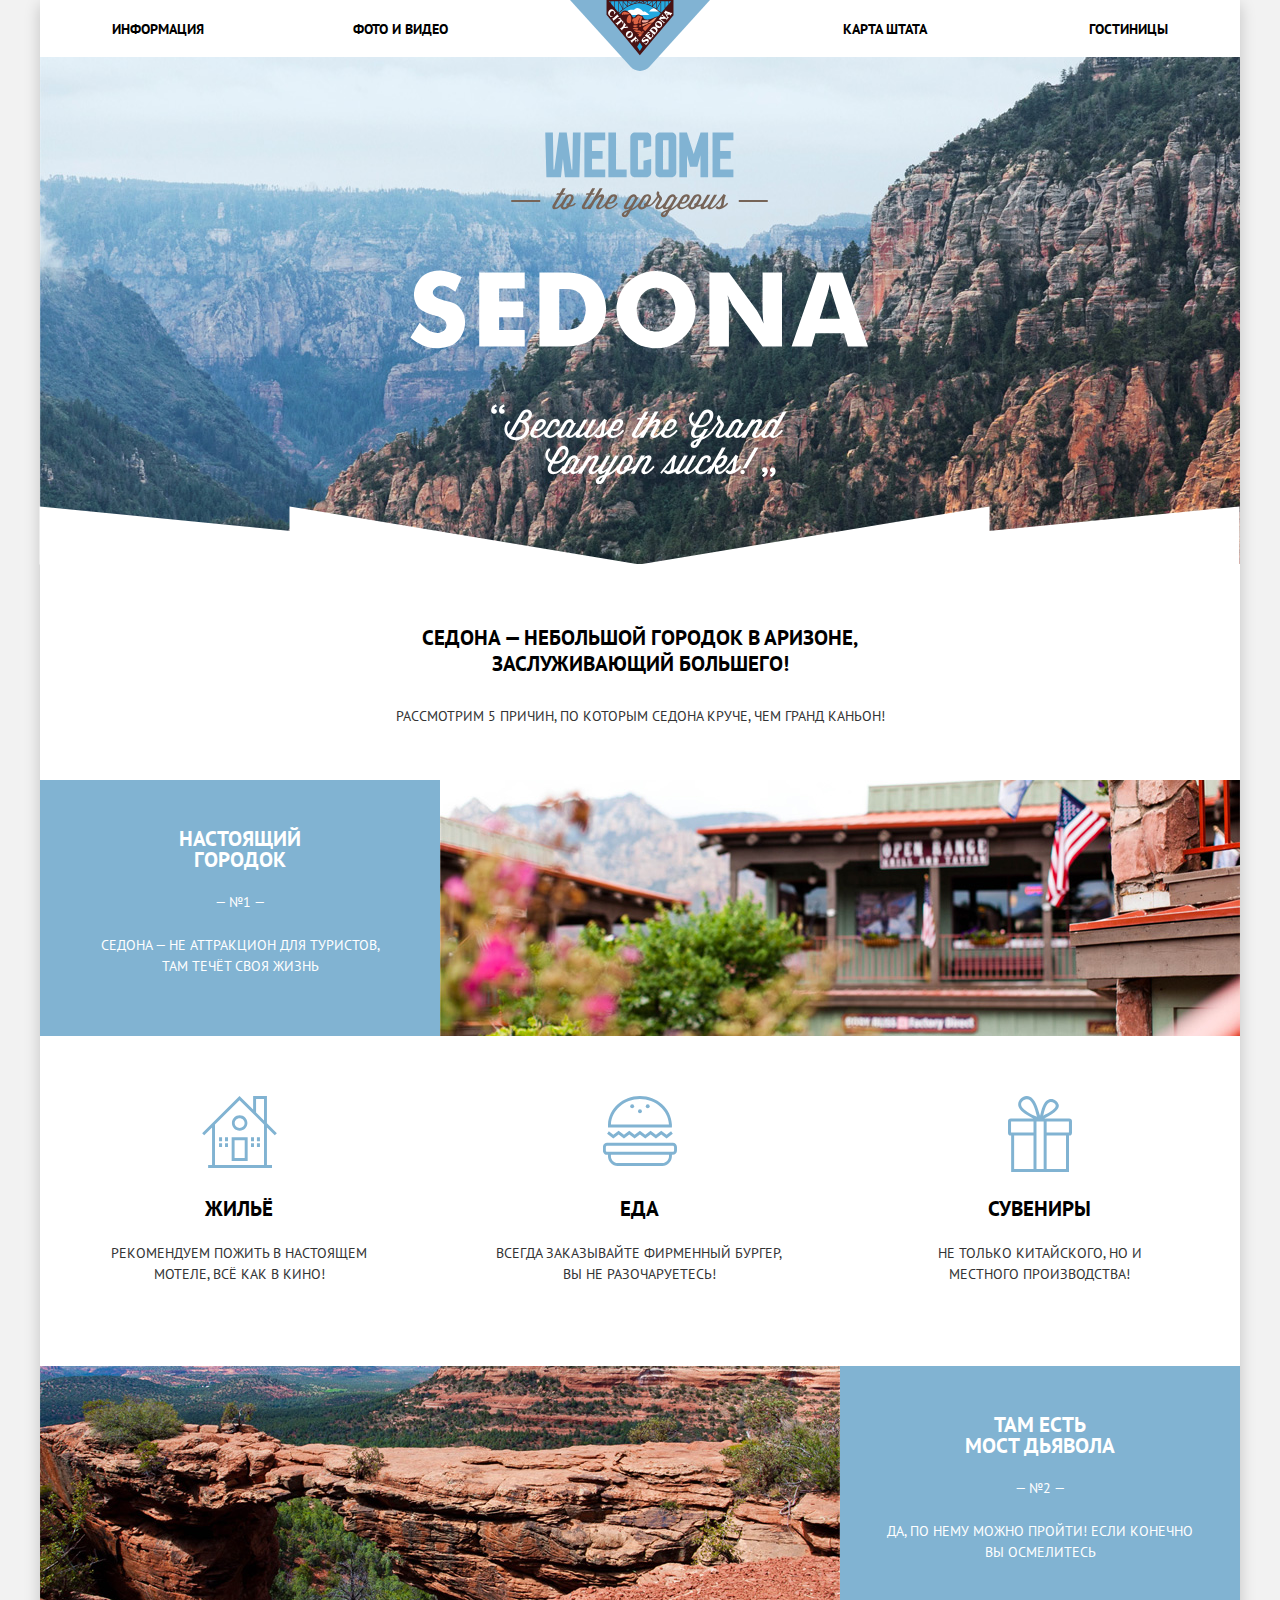
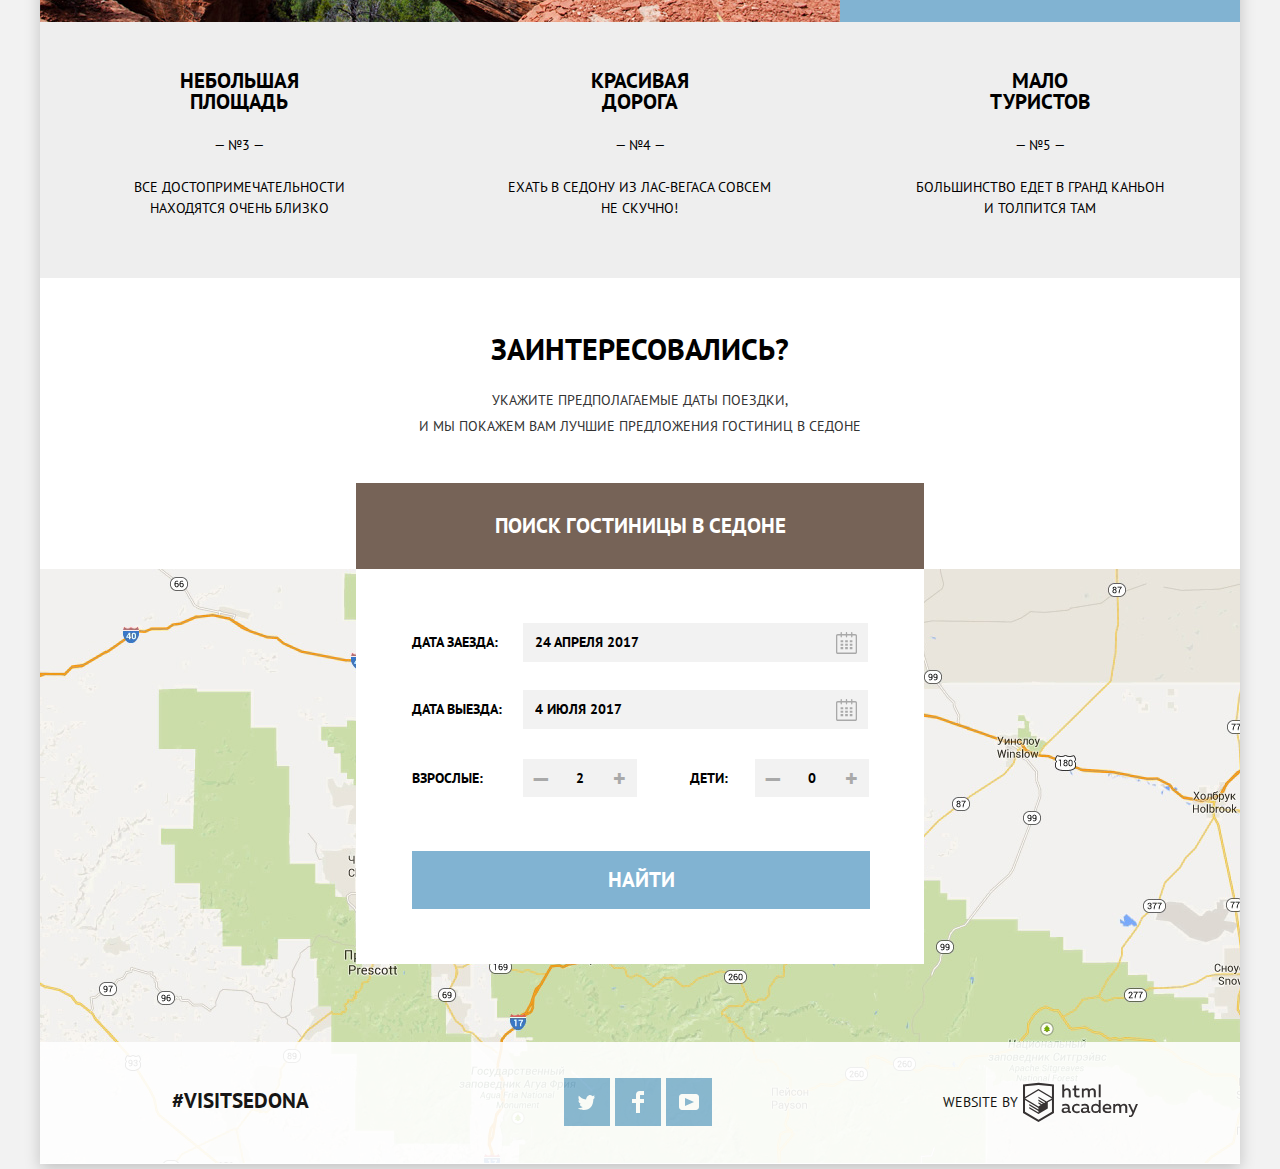
<file: index.html>
<!DOCTYPE html>
<html lang="ru">
	<head>
		<meta charset="utf-8">
		<title>HTML Academy: Седона</title>
		<link href="https://fonts.googleapis.com/css?family=PT+Sans:400,700&display=swap&subset=cyrillic" rel="stylesheet">
		<link href="css/normalize.css" rel="stylesheet">
		<link href="css/style.min.css" rel="stylesheet">
	</head>

	<body>
		<div class="unit">
			<header class="main-header">
				<nav class="main-navigation">
					<a class="main-header-logo">
						<img src="img/index-logo.svg" width="140" height="71" alt="Логотип города Седона" aria-label="Логотип города Седона">
					</a>
					<ul class="site-navigation">
						<li class="left-navigation"><a href="info.html">Информация</a></li>
						<li class="left-navigation"><a href="foto.html">Фото и видео</a></li>
						<li class="right-navigation"><a href="map.html">Карта штата</a></li>
						<li class="right-navigation"><a href="catalog.html">Гостиницы</a></li>
					</ul>
				</nav>
			</header>
			<main class="container">
				<section class="welcome">
					<h1 class="visually-hidden">Седона</h1>
					<img src="img/welcome-sedona.svg" width="459" height="353" alt="Welcome to Sedona">
				</section>
				<section class="why-sedona">
					<h2>Седона — небольшой городок в Аризоне, заслуживающий большего!</h2>
					<p>Рассмотрим 5 причин, по которым Седона круче, чем гранд каньон!</p>
				</section>
				<section class="five-reasons">
					<h2 class="visually-hidden">Причины для поездки в Седону</h2>
					<ul class="reasons">
						<li class="main-reasons city">
							<div class="main-reasons-container">
								<h3 class="main-reasons-caption">Настоящий городок</h3>
								<p class="main-reasons-item">— №1 —</p>
								<p class="main-reasons-report">Седона — не аттракцион для туристов, там течёт своя жизнь</p>
							</div>
							<img class="reasons-foto" src="img/foto-city.jpg" width="800" height="256" alt="Фото города Седона">
						</li>
						<li>
							<ul class="services-sedona">
								<li class="services service-housing">
									<h4>Жильё</h4>
									<p>Рекомендуем пожить в настоящем мотеле, всё как в кино!</p>
								</li>
								<li class="services services-food">
									<h4>Еда</h4>
									<p>Всегда заказывайте фирменный бургер, вы не разочаруетесь!</p>
								</li>
								<li class="services services-souvenirs">
									<h4>Сувениры</h4>
									<p>Не только китайского, но и местного производства!</p>
								</li>
							</ul>
						</li>
						<li class="main-reasons bridge">
							<div class="main-reasons-container container-bridge">
								<h3 class="main-reasons-caption">Там есть<br> Мост дьявола</h3>
								<p class="main-reasons-item">— №2 —</p>
								<p class="main-reasons-report  report-bridge">Да, по нему можно пройти! Если конечно вы осмелитесь</p>
							</div>
							<img class="reasons-foto" src="img/foto-bridge.jpg" width="800" height="256" alt="Фото моста дьявола">
						</li>
						<li>
							<ul class="other-reasons-container">
								<li class="other-reasons">
									<h3>Небольшая площадь</h3>
									<p>— №3 —</p>
									<p>Все достопримечательности находятся очень близко</p>
								</li>
								<li class="other-reasons center-item">
									<h3>Красивая дорога</h3>
									<p>— №4 —</p>
									<p>Ехать в Седону из Лас-Вегаса совсем не скучно!</p>
								</li>
								<li class="other-reasons">
									<h3>Мало туристов</h3>
									<p>— №5 —</p>
									<p>Большинство едет в гранд каньон и толпится там</p>
								</li>
							</ul>
						</li>
					</ul>
				</section>
				<section class="hotel-search">
					<h2>Заинтересовались?</h2>
					<p>Укажите предполагаемые даты поездки,
						<br>и мы покажем вам лучшие предложения гостиниц в седоне</p>
					<a class="button modal-search" href="modal-search.html">Поиск гостиницы в Седоне</a>
				</section>
				<div class="map">
					<iframe src="https://www.google.com/maps/embed?pb=!1m18!1m12!1m3!1d838003.0994466885!2d-112.30605379989083!3d34.87057553541878!2m3!1f0!2f0!3f0!3m2!1i1024!2i768!4f13.1!3m3!1m2!1s0x872da132f942b00d%3A0x5548c523fa6c8efd!2z0KHQtdC00L7QvdCwLCDQkNGA0LjQt9C-0L3QsCA4NjMzNiwg0KHQqNCQ!5e0!3m2!1sru!2sru!4v1560112540761!5m2!1sru!2sru" width="1200" height="594" allowfullscreen>
					</iframe>
					<img class="map-field" src="img/map.jpg" width="1200" height="594" alt="Карта Седоны">
					<section class="modal-search-form no-js">
						<form class="hotel-search-form" action="https://echo.htmlacademy.ru" method="post">
							<div class="data-wrapper">
								<label for="search-arrival-data">Дата заезда:</label>
								<input class="calendar" id="search-arrival-data" type="text" name="arrival-date" value="24 апреля 2017">
								<button class="calendar-image arrival-calendar" type="button" aria-label="Выбор даты заезда в календаре">
									<svg xmlns="http://www.w3.org/2000/svg" width="21" height="22" viewBox="0 0 21 22">
										<path fill="#a9a9a9" d="M19.251 2.025h-2.845V.648c0-.381-.294-.689-.656-.689-.363 0-.656.308-.656.689v1.377h-3.938V.648c0-.381-.294-.689-.655-.689-.363 0-.657.308-.657.689v1.377H5.906V.648c0-.381-.294-.689-.656-.689-.363 0-.657.308-.657.689v1.377H1.75C.784 2.025 0 2.847 0 3.862v16.302C0 21.179.784 22 1.75 22h17.501c.966 0 1.749-.821 1.749-1.836V3.862c0-1.015-.783-1.837-1.749-1.837zm.437 18.139a.448.448 0 0 1-.437.459H1.75a.45.45 0 0 1-.438-.459V3.862a.45.45
                    0 0 1 .438-.459h2.844v1.378c0 .381.294.689.657.689.362 0 .656-.308.656-.689V3.403h3.938v1.378c0 .381.294.689.657.689.361 0 .655-.308.655-.689V3.403h3.938v1.378c0 .381.293.689.656.689.362 0 .656-.308.656-.689V3.403h2.845c.241 0 .437.206.437.459v16.302z" />
										<path fill="#a9a9a9" d="M4.594 8.225h2.625v2.066H4.594zM4.594 11.668h2.625v2.067H4.594zM4.594 15.112h2.625v2.066H4.594zM9.188 15.112h2.625v2.066H9.188zM9.188 11.668h2.625v2.067H9.188zM9.188 8.225h2.625v2.066H9.188zM13.781 15.112h2.625v2.066h-2.625zM13.781 11.668h2.625v2.067h-2.625zM13.781 8.225h2.625v2.066h-2.625z" />
									</svg>
								</button>
							</div>
							<div class="data-wrapper departure-wrapper">
								<label for="search-departure-data">Дата выезда:</label>
								<input class="calendar" id="search-departure-data" type="text" name="departure-data" value="4 июля 2017">
								<button class="calendar-image departure-calendar" aria-label="Выбор даты выезда в календаре">
									<svg xmlns="http://www.w3.org/2000/svg" width="21" height="22" viewBox="0 0 21 22">
										<path fill="#a9a9a9" d="M19.251 2.025h-2.845V.648c0-.381-.294-.689-.656-.689-.363 0-.656.308-.656.689v1.377h-3.938V.648c0-.381-.294-.689-.655-.689-.363 0-.657.308-.657.689v1.377H5.906V.648c0-.381-.294-.689-.656-.689-.363 0-.657.308-.657.689v1.377H1.75C.784 2.025 0 2.847 0 3.862v16.302C0 21.179.784 22 1.75 22h17.501c.966 0 1.749-.821 1.749-1.836V3.862c0-1.015-.783-1.837-1.749-1.837zm.437 18.139a.448.448 0 0 1-.437.459H1.75a.45.45 0 0 1-.438-.459V3.862a.45.45
                    0 0 1 .438-.459h2.844v1.378c0 .381.294.689.657.689.362 0 .656-.308.656-.689V3.403h3.938v1.378c0 .381.294.689.657.689.361 0 .655-.308.655-.689V3.403h3.938v1.378c0 .381.293.689.656.689.362 0 .656-.308.656-.689V3.403h2.845c.241 0 .437.206.437.459v16.302z" />
										<path fill="#a9a9a9" d="M4.594 8.225h2.625v2.066H4.594zM4.594 11.668h2.625v2.067H4.594zM4.594 15.112h2.625v2.066H4.594zM9.188 15.112h2.625v2.066H9.188zM9.188 11.668h2.625v2.067H9.188zM9.188 8.225h2.625v2.066H9.188zM13.781 15.112h2.625v2.066h-2.625zM13.781 11.668h2.625v2.067h-2.625zM13.781 8.225h2.625v2.066h-2.625z" />
									</svg>
								</button>
							</div>
							<div class="search-number-container">
								<p class="number-adults-wrapper">
									<label for="search-number-adults">Взрослые:</label>
									<button class="search-number-button" type="button" aria-label="Уменьшить количество взрослых">—</button>
									<input id="search-number-adults" type="number" name="number-adults" value="" min="1" max="100" step="1" placeholder="2">
									<button class="search-number-button" type="button" aria-label="Увеличить количество взрослых">+</button>
								</p>
								<p class="number-children-wrapper">
									<label for="search-number-children">Дети:</label>
									<button class="search-number-button" type="button" aria-label="Уменьшить количество детей">—</button>
									<input id="search-number-children" type="number" name="number-children" value="" min="1" max="100" step="1" placeholder="0">
									<button class="search-number-button" type="button" aria-label="Увеличить количество детей">+</button>
								</p>
							</div>
							<button class="button modal-search-button" type="submit" name="search-button">Найти</button>
						</form>
					</section>
				</div>
			</main>
			<footer class="main-footer">
				<p class="hashtag-visitsedona">#Visitsedona</p>
				<ul class="social">
					<li>
						<a class="social-button" href="#">
							<span class="visually-hidden">Твиттер</span>
							<svg xmlns="http://www.w3.org/2000/svg" xmlns:xlink="http://www.w3.org/1999/xlink" width="17" height="15" viewBox="0 0 17 15">
								<path fill="#FFF" d="M10.95.144c1.685-.496 2.984.27 3.577 1.179.673-.231 1.331-.481 2.011-.708a2.345 2.345 0 0 1-.857 1.768c.685.17 1.304-.491 1.304-.491-.169 1-1.006 1.788-1.563 2.024-.231 6.75-3.175 11.217-10.077 11.082h-.446c-.41 0-4.164-.46-4.898-1.887 2.271.196 3.893-.422 4.693-1.177-.96-.3-2.679-.477-2.979-2.95.349.106.564.228 1.19.119C1.705 8.247.374 7.53.448 5.33c.285.328 1.067.536 1.34.472C1.085 5.561-.182 2.442.894.85c1.818 1.854 3.735 3.606 7.152 3.773C8.254 2.33    9.183.793 10.95.144z" />
							</svg>
						</a>
					</li>
					<li>
						<a class="social-button" href="#">
							<span class="visually-hidden">Фейсбук</span>
							<svg xmlns="http://www.w3.org/2000/svg" width="12" height="22" viewBox="0 0 12 22">
								<path fill="#FFF" d="M12 4V0H8a4 4 0 0 0-4 4v4H0v4h4v10h4V12h4V8H8V4h4z" />
							</svg>
						</a>
					</li>
					<li>
						<a class="social-button" href="#">
							<span class="visually-hidden">Ютьюб</span>
							<svg xmlns="http://www.w3.org/2000/svg" xmlns:xlink="http://www.w3.org/1999/xlink" width="20" height="16" viewBox="0 0 20 16">
								<path fill="#FFF" d="M17 0H3C1.35 0 0 1.35 0 3v10c0 1.65 1.35 3 3 3h14c1.65 0 3-1.35 3-3V3c0-1.65-1.35-3-3-3zM6.027 11.998V4.002L15.014 8l-8.987 3.998z" />
							</svg>
						</a>
					</li>
				</ul>
				<div class="footer-copiright">
					<span>Website by</span>
					<a class="copiright-logo" href="https://htmlacademy.ru/intensive/htmlcss" aria-label="Логотип HTML Academy">
						<svg id="Layer_1" data-name="Layer 1" xmlns="http://www.w3.org/2000/svg" width="115" height="41" viewBox="0 0 108.08 36.85">
							<title>logo-htmlacademy-small1</title>
							<path d="M44.61,26.88a2,2,0,0,0,.55-0.1v1.33a3.25,3.25,0,0,1-1.18.21,1.67,1.67,0,0,1-1.67-1,4.84,4.84,0,0,1-3.14,1.08c-1.51,0-2.91-.83-2.91-2.55,0-2.13,2-2.79,3.71-2.79a11.08,11.08,0,0,1,2.17.25v-0.3c0-1-.76-1.77-2.19-1.77a7.42,7.42,0,0,0-3,.64v-1.7a10.21,10.21,0,0,1,3.19-.55c2.36,0,3.81,1.12,3.81,3.65v3a0.54,0.54,0,0,0,.49.59h0.17Zm-6.44-1.13A1.35,1.35,0,0,0,39.63,27h0.11a3.39,3.39,0,0,0,2.41-1V24.58a9.72,9.72,0,0,0-1.81-.21c-1,0-2.16.33-2.16,1.38h0Zm12.36-6.11a5,5,0,0,1,2.57.64V22a4.08,4.08,0,0,0-2.3-.7,2.75,2.75,0,1,0,0,5.49,5,5,0,0,0,2.43-.64v1.71a6.27,6.27,0,0,1-2.76.57A4.21,4.21,0,0,1,46,24.51q0-.21,0-0.41a4.32,4.32,0,0,1,4.18-4.46h0.38Zm12.17,7.24a2,2,0,0,0,.55-0.1v1.33a3.25,3.25,0,0,1-1.18.21,1.67,1.67,0,0,1-1.67-1,4.84,4.84,0,0,1-3.14,1.08c-1.51,0-2.91-.83-2.91-2.55,0-2.13,2-2.79,3.71-2.79a11.08,11.08,0,0,1,2.17.25v-0.3c0-1-.76-1.77-2.19-1.77a7.42,7.42,0,0,0-3,.64v-1.7a10.21,10.21,0,0,1,3.19-.55c2.36,0,3.81,1.12,3.81,3.65v3a0.54,0.54,0,0,0,.49.59h0.17Zm-6.44-1.13A1.35,1.35,0,0,0,57.73,27h0.11a3.39,3.39,0,0,0,2.41-1V24.58a9.72,9.72,0,0,0-1.81-.21c-1.06,0-2.16.33-2.16,1.38h0ZM73,16V28.2H71.35V26.88a3.88,3.88,0,0,1-3.19,1.54,4.4,4.4,0,0,1,0-8.78,3.81,3.81,0,0,1,3,1.3V16H73Zm-4.53,5.22a2.76,2.76,0,1,0,0,5.52A2.86,2.86,0,0,0,71.15,25V23A2.91,2.91,0,0,0,68.49,21.27ZM79,19.64c3.31,0,4.46,2.68,3.92,5.09H76.7c0.21,1.5,1.67,2.11,3.19,2.11a6.11,6.11,0,0,0,2.64-.59v1.6a7.14,7.14,0,0,1-3,.57C77,28.42,74.78,27,74.78,24a4.18,4.18,0,0,1,4-4.39H79Zm0.09,1.54a2.28,2.28,0,0,0-2.44,2.1v0.06H81.3A2,2,0,0,0,79.13,21.18Zm5.73,7V19.87h1.65v1a3.81,3.81,0,0,1,2.78-1.27A2.86,2.86,0,0,1,91.89,21a4.12,4.12,0,0,1,2.91-1.33A3.06,3.06,0,0,1,98,23V28.2h-1.9V23.05a1.59,1.59,0,0,0-1.42-1.75H94.42a2.8,2.8,0,0,0-2.07,1.12V28.2h-1.9V23.05A1.59,1.59,0,0,0,89,21.31H88.8a3,3,0,0,0-2.21,1.29v5.63H84.86Zm21.31-8.33h1.9l-3.91,9.46c-0.9,2.17-2.09,2.86-3.35,2.86a4.76,4.76,0,0,1-1.1-.14V30.46a2.86,2.86,0,0,0,.85.12c0.9,0,1.58-.64,2.07-1.9l0.17-.42-4-8.4h2l2.86,6.29ZM38.73,1.46V6.22a3.81,3.81,0,0,1,2.7-1.14,3.25,3.25,0,0,1,3.44,3.4v5.15H43V8.72a1.81,1.81,0,0,0-1.61-2h-0.3a2.93,2.93,0,0,0-2.32,1.39v5.52h-1.9V1.46h1.9ZM49.94,2.31v3h3V6.91h-3v3.81c0,1.1.5,1.46,1.58,1.46a4.49,4.49,0,0,0,1.69-.33v1.6A6.8,6.8,0,0,1,51,13.8a2.55,2.55,0,0,1-2.86-2.74V6.89H46.58V5.26h1.5V2.74Zm5.4,11.31V5.28H57v1A3.81,3.81,0,0,1,59.77,5a2.86,2.86,0,0,1,2.6,1.33A4.12,4.12,0,0,1,65.28,5,3.06,3.06,0,0,1,68.44,8.4v5.21h-1.9V8.46a1.59,1.59,0,0,0-1.42-1.75H64.89a2.8,2.8,0,0,0-2.07,1.12v5.78h-1.9V8.46A1.59,1.59,0,0,0,59.5,6.71H59.27A3,3,0,0,0,57.06,8v5.63H55.34ZM71.17,1.45H73V13.6H71.17V1.45ZM14.71,0H14.55L0,1.54V28.21l14.55,8.66,14.55-8.66V1.54Zm12.5,27.1L14.55,34.64,1.9,27.12V16.18l12.59,7.5V25L5.86,19.9v1.31l8.68,5.21v1.39L5.87,22.65V24l8.68,5.21,8.75-5.24V18.31L27.2,16V27.12Zm0-12.53-3.48,2-1.6,1L14.51,13v1.31L21,18.23H21l-0.14.09-1,.54-5.37-3.2V17l4.24,2.52-1,.67-3.2-1.9v1.31l2.1,1.24L14.5,22.1,2,14.65,14.51,7.11Zm0-1.32L14.49,5.76,1.91,13.25v-10L14.56,1.92,27.21,3.25v10h0Z" transform="translate(0 -0.02)" fill="#231f20" />
						</svg>
					</a>
				</div>
			</footer>
		</div>
		<script src="js/script.min.js"></script>
	</body>
</html>
</file>
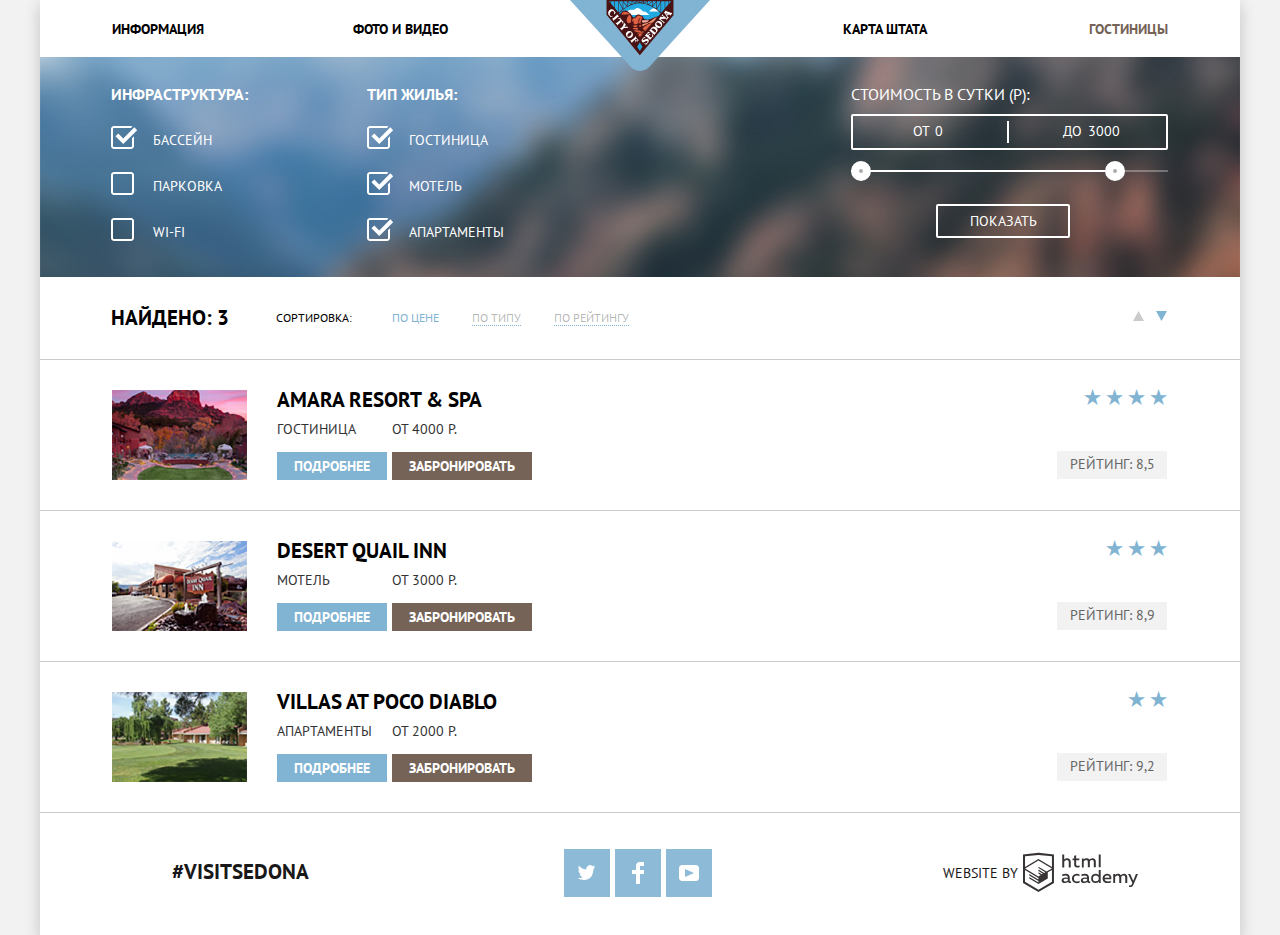
<file: catalog.html>
<!DOCTYPE html>
<html lang="ru">
	<head>
		<meta charset="utf-8">
		<title>HTML Academy: Седона</title>
		<link href="https://fonts.googleapis.com/css?family=PT+Sans:400,700&display=swap&subset=cyrillic" rel="stylesheet">
		<link href="css/normalize.css" rel="stylesheet">
		<link href="css/style.min.css" rel="stylesheet">
	</head>
	<body>
		<div class="unit unit-catalog">
			<header class="main-header">
				<nav class="main-navigation">
					<a class="main-header-logo" href="index.html">
						<img src="img/index-logo.svg" width="140" height="71" alt="Логотип города Седона" aria-label="Логотип города Седона">
					</a>
					<ul class="site-navigation">
						<li class="left-navigation"><a href="info.html">Информация</a></li>
						<li class="left-navigation"><a href="foto.html">Фото и видео</a></li>
						<li class="right-navigation"><a href="map.html">Карта штата</a></li>
						<li class="right-navigation site-navigation-current"><a href="catalog.html">Гостиницы</a></li>
					</ul>
				</nav>
			</header>
			<main class="container">
				<h1 class="visually-hidden">Гостиницы</h1>
				<section class="filters">
					<h2 class="visually-hidden">Фильтр гостиниц</h2>
					<form class="filters-form" action="https://echo.htmlacademy.ru" method="get">
						<fieldset class="fieldset-filters infrastructure">
							<legend>Инфраструктура:</legend>
							<ul>
								<li class="filter-option">
									<input class="visually-hidden filter-input filter-input-checkbox" id="pool" type="checkbox" name="pool" checked>
									<label for="pool">Бассейн</label>
								</li>
								<li class="filter-option">
									<input class="visually-hidden filter-input filter-input-checkbox" id="parking" type="checkbox" name="parking">
									<label for="parking">Парковка</label>
								</li>
								<li class="filter-option">
									<input class="visually-hidden filter-input filter-input-checkbox" id="wifi" type="checkbox" name="wi-fi">
									<label for="wifi">Wi-fi</label>
								</li>
							</ul>
						</fieldset>
						<fieldset class="fieldset-filters housing">
							<legend>Тип жилья:</legend>
							<ul>
								<li class="filter-option">
									<input class="visually-hidden filter-input filter-input-checkbox" id="hotel" type="checkbox" name="hotel" checked>
									<label for="hotel">Гостиница</label>
								</li>
								<li class="filter-option">
									<input class="visually-hidden filter-input filter-input-checkbox" id="motel" type="checkbox" name="motel" checked>
									<label for="motel">Мотель</label>
								</li>
								<li class="filter-option">
									<input class="visually-hidden filter-input filter-input-checkbox" id="apartments" type="checkbox" name="apartments" checked>
									<label for="apartments">Апартаменты</label>
								</li>
							</ul>
						</fieldset>
						<div class="price">
							<label class="price-day">Стоимость в сутки (Р):</label>
							<div class="price-controls">
								<label class="min-price">от
									<input type="text" name="min-price" value="0">
								</label>
								<label class="max-price">до
									<input type="text" name="max-price" value="3000">
								</label>
							</div>
							<div class="range-controls">
								<div class="scale">
									<div class="bar"></div>
								</div>
								<div class="range-toggle range-toggle-min" aria-label="Выбор минимальной стоимости суток"></div>
								<div class="range-toggle range-toggle-max" aria-label="Выбор максимальной стоимости суток"></div>
							</div>
							<button type="submit" class="filter-button">Показать</button>
						</div>
					</form>
				</section>
				<section class="sorting">
					<h3>Найдено: 3</h3>
					<p class="sorting-title">Сортировка:</p>
					<ul class="sorting-types">
						<li class="sorting-position sorting-current">
							<a href="#">По цене</a>
						</li>
						<li class="sorting-position">
							<a href="#">По типу</a>
						</li>
						<li class="sorting-position">
							<a href="#">По рейтингу</a>
						</li>
					</ul>
					<a href="#" class="button-ascending" aria-label="Сортировка по возростанию">
						<svg xmlns="http://www.w3.org/2000/svg" width="11" height="10" viewBox="0 0 11 10">
							<path fill="#cacaca" d="M5.5 0L0 10h11z" />
						</svg>
					</a>
					<a href="#" class="button-descending button-current" aria-label="Сортировска по убыванию">
						<svg xmlns="http://www.w3.org/2000/svg" width="11" height="10" viewBox="0 0 11 10">
							<path fill="#cacaca" d="M5.5 10L0 0h11" />
						</svg>
					</a>
				</section>
				<section class="catalog">
					<h2 class="visually-hidden">Описание гостиниц</h2>
					<ul class="catalog-list">
						<li class="catalog-item">
							<div class="detail-hotel-container">
								<a href="catalog-hotels.html">
									<h3>Amara Resort & Spa</h3>
								</a>
								<div class="detail-value-container">
									<div class="detail-hotel">
										<span class="type-housing">Гостиница</span>
										<a class="button-hotel" href="#">Подробнее</a>
									</div>
									<div class="value-hotel">
										<span class="value">от 4000 Р.</span>
										<a class="button-hotel book" href="#">Забронировать</a>
									</div>
								</div>
							</div>
							<div class="category-hotels">
								<span class="category-stars" aria-label="Категория гостиницы - четыре звезды">★ ★ ★ ★</span>
								<span class="rating">Рейтинг: 8,5</span>
							</div>
							<img class="catalog-image" src="img/hotel-amara-resort.jpg" width="135" height="90" alt="Amara Resort & Spa">
						</li>
						<li class="catalog-item">
							<div class="detail-hotel-container">
								<a href="catalog-hotels.html">
									<h3>Desert Quail Inn</h3>
								</a>
								<div class="detail-value-container">
									<div class="detail-hotel">
										<span class="type-housing">Мотель</span>
										<a class="button-hotel" href="#">Подробнее</a>
									</div>
									<div class="value-hotel">
										<span class="value">от 3000 Р.</span>
										<a class="button-hotel book" href="#">Забронировать</a>
									</div>
								</div>
							</div>
							<div class="category-hotels">
								<span class="category-stars" aria-label="Категория гостиницы - три звезды">★ ★ ★</span>
								<span class="rating">Рейтинг: 8,9</span>
							</div>
							<img class="catalog-image" src="img/hotel-desert-quail.jpg" width="135" height="90" alt="Amara Resort & Spa">
						</li>
						<li class="catalog-item">
							<div class="detail-hotel-container">
								<a href="catalog-hotels.html">
									<h3>Villas at Poco Diablo</h3>
								</a>
								<div class="detail-value-container">
									<div class="detail-hotel">
										<span class="type-housing">Апартаменты</span>
										<a class="button-hotel" href="#">Подробнее</a>
									</div>
									<div class="value-hotel">
										<span class="value">от 2000 Р.</span>
										<a class="button-hotel book" href="#">Забронировать</a>
									</div>
								</div>
							</div>
							<div class="category-hotels">
								<span class="category-stars" aria-label="Категория гостиницы - две звезды">★ ★</span>
								<span class="rating">Рейтинг: 9,2</span>
							</div>
							<img class="catalog-image" src="img/hotel-villas-poco-diablo.jpg" width="135" height="90" alt="Amara Resort & Spa">
						</li>
					</ul>
				</section>
			</main>
			<footer class="main-footer footer-catalog">
				<p class="hashtag-visitsedona">#Visitsedona</p>
				<div class="footer-social">
					<ul class="social">
						<li>
							<a class="social-button" href="#">
								<span class="visually-hidden">Твиттер</span>
								<svg xmlns="http://www.w3.org/2000/svg" xmlns:xlink="http://www.w3.org/1999/xlink" width="17" height="15" viewBox="0 0 17 15">
									<path fill="#FFF" d="M10.95.144c1.685-.496 2.984.27 3.577 1.179.673-.231 1.331-.481 2.011-.708a2.345 2.345 0 0 1-.857 1.768c.685.17 1.304-.491 1.304-.491-.169 1-1.006 1.788-1.563 2.024-.231 6.75-3.175 11.217-10.077 11.082h-.446c-.41 0-4.164-.46-4.898-1.887 2.271.196 3.893-.422 4.693-1.177-.96-.3-2.679-.477-2.979-2.95.349.106.564.228 1.19.119C1.705 8.247.374 7.53.448 5.33c.285.328 1.067.536 1.34.472C1.085 5.561-.182 2.442.894.85c1.818 1.854 3.735 3.606 7.152 3.773C8.254 2.33 9.183.793 10.95.144z" />
								</svg>
							</a>
						</li>
						<li>
							<a class="social-button" href="#">
								<span class="visually-hidden">Фейсбук</span>
								<svg xmlns="http://www.w3.org/2000/svg" width="12" height="22" viewBox="0 0 12 22">
									<path fill="#FFF" d="M12 4V0H8a4 4 0 0 0-4 4v4H0v4h4v10h4V12h4V8H8V4h4z" />
								</svg>
							</a>
						</li>
						<li>
							<a class="social-button" href="#">
								<span class="visually-hidden">Ютьюб</span>
								<svg xmlns="http://www.w3.org/2000/svg" xmlns:xlink="http://www.w3.org/1999/xlink" width="20" height="16" viewBox="0 0 20 16">
									<path fill="#FFF" d="M17 0H3C1.35 0 0 1.35 0 3v10c0 1.65 1.35 3 3 3h14c1.65 0 3-1.35 3-3V3c0-1.65-1.35-3-3-3zM6.027 11.998V4.002L15.014 8l-8.987 3.998z" />
								</svg>
							</a>
						</li>
					</ul>
				</div>
				<div class="footer-copiright">
					<span>Website by</span>
					<a class="copiright-logo" href="https://htmlacademy.ru/intensive/htmlcss" aria-label="Логотип HTML Academy">
						<svg id="Layer_1" data-name="Layer 1" xmlns="http://www.w3.org/2000/svg" width="115" height="41" viewBox="0 0 108.08 36.85">
							<title>logo-htmlacademy-small1</title>
							<path d="M44.61,26.88a2,2,0,0,0,.55-0.1v1.33a3.25,3.25,0,0,1-1.18.21,1.67,1.67,0,0,1-1.67-1,4.84,4.84,0,0,1-3.14,1.08c-1.51,0-2.91-.83-2.91-2.55,0-2.13,2-2.79,3.71-2.79a11.08,11.08,0,0,1,2.17.25v-0.3c0-1-.76-1.77-2.19-1.77a7.42,7.42,0,0,0-3,.64v-1.7a10.21,10.21,0,0,1,3.19-.55c2.36,0,3.81,1.12,3.81,3.65v3a0.54,0.54,0,0,0,.49.59h0.17Zm-6.44-1.13A1.35,1.35,0,0,0,39.63,27h0.11a3.39,3.39,0,0,0,2.41-1V24.58a9.72,9.72,0,0,0-1.81-.21c-1,0-2.16.33-2.16,1.38h0Zm12.36-6.11a5,5,0,0,1,2.57.64V22a4.08,4.08,0,0,0-2.3-.7,2.75,2.75,0,1,0,0,5.49,5,5,0,0,0,2.43-.64v1.71a6.27,6.27,0,0,1-2.76.57A4.21,4.21,0,0,1,46,24.51q0-.21,0-0.41a4.32,4.32,0,0,1,4.18-4.46h0.38Zm12.17,7.24a2,2,0,0,0,.55-0.1v1.33a3.25,3.25,0,0,1-1.18.21,1.67,1.67,0,0,1-1.67-1,4.84,4.84,0,0,1-3.14,1.08c-1.51,0-2.91-.83-2.91-2.55,0-2.13,2-2.79,3.71-2.79a11.08,11.08,0,0,1,2.17.25v-0.3c0-1-.76-1.77-2.19-1.77a7.42,7.42,0,0,0-3,.64v-1.7a10.21,10.21,0,0,1,3.19-.55c2.36,0,3.81,1.12,3.81,3.65v3a0.54,0.54,0,0,0,.49.59h0.17Zm-6.44-1.13A1.35,1.35,0,0,0,57.73,27h0.11a3.39,3.39,0,0,0,2.41-1V24.58a9.72,9.72,0,0,0-1.81-.21c-1.06,0-2.16.33-2.16,1.38h0ZM73,16V28.2H71.35V26.88a3.88,3.88,0,0,1-3.19,1.54,4.4,4.4,0,0,1,0-8.78,3.81,3.81,0,0,1,3,1.3V16H73Zm-4.53,5.22a2.76,2.76,0,1,0,0,5.52A2.86,2.86,0,0,0,71.15,25V23A2.91,2.91,0,0,0,68.49,21.27ZM79,19.64c3.31,0,4.46,2.68,3.92,5.09H76.7c0.21,1.5,1.67,2.11,3.19,2.11a6.11,6.11,0,0,0,2.64-.59v1.6a7.14,7.14,0,0,1-3,.57C77,28.42,74.78,27,74.78,24a4.18,4.18,0,0,1,4-4.39H79Zm0.09,1.54a2.28,2.28,0,0,0-2.44,2.1v0.06H81.3A2,2,0,0,0,79.13,21.18Zm5.73,7V19.87h1.65v1a3.81,3.81,0,0,1,2.78-1.27A2.86,2.86,0,0,1,91.89,21a4.12,4.12,0,0,1,2.91-1.33A3.06,3.06,0,0,1,98,23V28.2h-1.9V23.05a1.59,1.59,0,0,0-1.42-1.75H94.42a2.8,2.8,0,0,0-2.07,1.12V28.2h-1.9V23.05A1.59,1.59,0,0,0,89,21.31H88.8a3,3,0,0,0-2.21,1.29v5.63H84.86Zm21.31-8.33h1.9l-3.91,9.46c-0.9,2.17-2.09,2.86-3.35,2.86a4.76,4.76,0,0,1-1.1-.14V30.46a2.86,2.86,0,0,0,.85.12c0.9,0,1.58-.64,2.07-1.9l0.17-.42-4-8.4h2l2.86,6.29ZM38.73,1.46V6.22a3.81,3.81,0,0,1,2.7-1.14,3.25,3.25,0,0,1,3.44,3.4v5.15H43V8.72a1.81,1.81,0,0,0-1.61-2h-0.3a2.93,2.93,0,0,0-2.32,1.39v5.52h-1.9V1.46h1.9ZM49.94,2.31v3h3V6.91h-3v3.81c0,1.1.5,1.46,1.58,1.46a4.49,4.49,0,0,0,1.69-.33v1.6A6.8,6.8,0,0,1,51,13.8a2.55,2.55,0,0,1-2.86-2.74V6.89H46.58V5.26h1.5V2.74Zm5.4,11.31V5.28H57v1A3.81,3.81,0,0,1,59.77,5a2.86,2.86,0,0,1,2.6,1.33A4.12,4.12,0,0,1,65.28,5,3.06,3.06,0,0,1,68.44,8.4v5.21h-1.9V8.46a1.59,1.59,0,0,0-1.42-1.75H64.89a2.8,2.8,0,0,0-2.07,1.12v5.78h-1.9V8.46A1.59,1.59,0,0,0,59.5,6.71H59.27A3,3,0,0,0,57.06,8v5.63H55.34ZM71.17,1.45H73V13.6H71.17V1.45ZM14.71,0H14.55L0,1.54V28.21l14.55,8.66,14.55-8.66V1.54Zm12.5,27.1L14.55,34.64,1.9,27.12V16.18l12.59,7.5V25L5.86,19.9v1.31l8.68,5.21v1.39L5.87,22.65V24l8.68,5.21,8.75-5.24V18.31L27.2,16V27.12Zm0-12.53-3.48,2-1.6,1L14.51,13v1.31L21,18.23H21l-0.14.09-1,.54-5.37-3.2V17l4.24,2.52-1,.67-3.2-1.9v1.31l2.1,1.24L14.5,22.1,2,14.65,14.51,7.11Zm0-1.32L14.49,5.76,1.91,13.25v-10L14.56,1.92,27.21,3.25v10h0Z" transform="translate(0 -0.02)" fill="#231f20" />
						</svg>
					</a>
				</div>
			</footer>
		</div>
	</body>
</html>
</file>
<file: css/style.min.css>
@-webkit-keyframes close-form{0%{-webkit-transform:translateY(0);transform:translateY(0)}to{-webkit-transform:translateY(-400px);transform:translateY(-400px)}}@keyframes close-form{0%{-webkit-transform:translateY(0);transform:translateY(0)}to{-webkit-transform:translateY(-400px);transform:translateY(-400px)}}@-webkit-keyframes open-form{0%{-webkit-transform:translateY(-400px);transform:translateY(-400px)}to{-webkit-transform:translateY(0);transform:translateY(0)}}@keyframes open-form{0%{-webkit-transform:translateY(-400px);transform:translateY(-400px)}to{-webkit-transform:translateY(0);transform:translateY(0)}}@-webkit-keyframes move-error{0%,to{-webkit-transform:translateX(0);transform:translateX(0)}10%,30%,50%,70%,90%{-webkit-transform:translateX(-5px);transform:translateX(-5px)}20%,40%,60%,80%{-webkit-transform:translateX(5px);transform:translateX(5px)}}@keyframes move-error{0%,to{-webkit-transform:translateX(0);transform:translateX(0)}10%,30%,50%,70%,90%{-webkit-transform:translateX(-5px);transform:translateX(-5px)}20%,40%,60%,80%{-webkit-transform:translateX(5px);transform:translateX(5px)}}html{-webkit-box-sizing:border-box;box-sizing:border-box}*,::after,::before{-webkit-box-sizing:inherit;box-sizing:inherit}body{margin:0;padding:0;font-family:"PT Sans","Arial",sans-serif;font-size:14px;line-height:21px;font-weight:700;color:#000;text-transform:uppercase;background-color:#f2f2f2}.unit{width:1200px;margin:0 auto;-webkit-box-shadow:0 5px 15px 0 rgba(0,1,1,.2);box-shadow:0 5px 15px 0 rgba(0,1,1,.2);background-color:#fff}.main-header{margin-bottom:0}.main-navigation{position:relative;font-size:14px;line-height:26px;color:#000;background-color:#fff}.site-navigation{margin:0;width:1200px;padding:16px 72px 15px;list-style:none;display:-webkit-box;display:-ms-flexbox;display:flex;-ms-flex-wrap:wrap;flex-wrap:wrap}.site-navigation li{margin:0;width:241px}.site-navigation li:nth-child(2){margin-right:auto}.left-navigation{text-align:left}.right-navigation{text-align:right}a{text-decoration:none}.main-header-logo{position:absolute;top:0;left:50%;-webkit-transform:translateX(-50%);-ms-transform:translateX(-50%);transform:translateX(-50%);width:140px;height:71px;z-index:1}.hotel-search{list-style:none;position:relative;z-index:2}.site-navigation a{color:#000}.site-navigation a:focus,.site-navigation a:hover{color:#81b3d2}.site-navigation a:active{color:rgba(0,0,0,.3)}.site-navigation-current a{color:#766357}.welcome{position:relative;margin:0;padding:75px 360px 73px 370px;background-color:#d6e7f2;background-image:url(../img/bg-photo.jpg);background-position:100% 29%;background-repeat:no-repeat}.welcome::after{content:" ";position:absolute;min-height:59px;bottom:-1px;left:-1px;right:0;background:url(../img/main-mask.png)}.visually-hidden{position:absolute;width:1px;height:1px;margin:-1px;border:0;padding:0;clip:rect(0 0 0 0);overflow:hidden}.why-sedona{min-height:216px;display:-webkit-box;display:-ms-flexbox;display:flex;-webkit-box-orient:vertical;-webkit-box-direction:normal;-ms-flex-direction:column;flex-direction:column;-webkit-box-align:center;-ms-flex-align:center;align-items:center;margin:0;padding:44px 10px 28px}.hotel-search,.why-sedona{text-align:center;line-height:26px;background-color:#fff}.why-sedona h2{max-width:460px;font-size:21px;line-height:26px;margin-bottom:26px}.why-sedona p{max-width:510px;margin:0}.hotel-search h2{font-size:30px;line-height:36px;margin:0 0 20px}.hotel-search p,.why-sedona p{font-size:14px;font-weight:400;line-height:26px;color:#333}.reasons{margin:0;padding:0;list-style:none;display:-webkit-box;display:-ms-flexbox;display:flex;-webkit-box-orient:vertical;-webkit-box-direction:normal;-ms-flex-direction:column;flex-direction:column}.five-reasons{text-align:center}.five-reasons h3{font-size:21px}.five-reasons p{font-weight:400}.main-reasons{width:1200px;display:-webkit-box;display:-ms-flexbox;display:flex;color:#fff;background-color:#81b3d2}.reasons-foto{-o-object-fit:cover;object-fit:cover}.bridge{-webkit-box-orient:horizontal;-webkit-box-direction:reverse;-ms-flex-direction:row-reverse;flex-direction:row-reverse}.main-reasons-container{max-width:400px;margin:0 auto;padding:27px 45px}.container-bridge{padding:27px 30px}.main-reasons-caption,.other-reasons h3{max-width:210px;margin-left:auto;margin-right:auto;margin-bottom:22px}.main-reasons-item{margin-bottom:22px}.main-reasons-report{max-width:290px}.report-bridge{max-width:310px}.services,.services-sedona{display:-webkit-box;display:-ms-flexbox;display:flex}.services-sedona{margin:0;list-style:none;-ms-flex-pack:distribute;-webkit-box-pack:justify;justify-content:space-between;padding:0;max-width:1200px}.services{max-width:400px;min-height:330px;-webkit-box-orient:vertical;-webkit-box-direction:normal;-ms-flex-direction:column;flex-direction:column;-webkit-box-align:center;-ms-flex-align:center;align-items:center;padding:162px 65px 60px 64px;background-position:top 60px center;background-repeat:no-repeat}.service-housing{background-image:url(../img/icon-housing.svg)}.services-food{background-image:url(../img/icon-food.svg)}.services-souvenirs{background-image:url(../img/icon-souvenirs.svg)}.services-sedona h4{font-size:21px;color:#000;margin:0 0 10px}.services-sedona p{font-weight:400;color:#333}.service-housing p{max-width:270px}.services-food p{width:300px}.services-souvenirs p{max-width:280px}.other-reasons,.other-reasons-container{display:-webkit-box;display:-ms-flexbox;display:flex}.other-reasons-container{position:relative;margin:0;list-style:none;-webkit-box-pack:justify;-ms-flex-pack:justify;justify-content:space-between;background-color:#eee;z-index:2;padding:0;max-width:1200px}.other-reasons{max-width:400px;min-height:256px;-webkit-box-orient:vertical;-webkit-box-direction:normal;-ms-flex-direction:column;flex-direction:column;-webkit-box-align:center;-ms-flex-align:center;align-items:center;padding:27px 75px 28px 74px}.other-reasons h3{max-width:140px;margin-bottom:9px}.other-reasons p{width:250px;margin-bottom:7px}.center-item p{width:280px}.button{font:inherit;font-size:21px;line-height:26px;text-align:center;color:#fff;vertical-align:middle;text-transform:uppercase;background-color:#81b3d2;border:0}.button:focus,.button:hover{background-color:#669ec0}.button:active{color:rgba(255,255,255,.3);background-color:#5496bd}.modal-search{background-color:#766357}.modal-search:focus,.modal-search:hover{background-color:#604e43}.modal-search:active{background-color:#503e33}.hotel-search{padding-top:53px}.hotel-search p{max-width:455px;margin-left:auto;margin-right:auto;margin-bottom:44px}.modal-search{display:inline-block;vertical-align:middle;width:568px;padding:30px 0}.map,.map iframe{position:relative}.map iframe{border:0;z-index:1}.map-field,.modal-search-form{position:absolute;margin:0;top:0;left:0}.modal-search-form{width:568px;height:395px;padding:54px 50px 55px 56px;left:316px;background-color:#fff;z-index:1}.modal-close{-webkit-animation-name:close-form;animation-name:close-form;-webkit-animation-duration:.5s;animation-duration:.5s;-webkit-animation-fill-mode:forwards;animation-fill-mode:forwards}.modal-error,.modal-open{-webkit-animation-duration:1s;animation-duration:1s}.modal-open{-webkit-animation-fill-mode:forwards;animation-fill-mode:forwards;-webkit-animation-name:open-form;animation-name:open-form}.modal-error{-webkit-animation-name:move-error;animation-name:move-error}.hotel-search-form{position:relative;margin:0;min-height:395px;display:-webkit-box;display:-ms-flexbox;display:flex;-webkit-box-orient:vertical;-webkit-box-direction:normal;-ms-flex-direction:column;flex-direction:column;-webkit-box-align:start;-ms-flex-align:start;align-items:flex-start}.hotel-search-form input{font:inherit;color:inherit;-webkit-box-sizing:border-box;box-sizing:border-box;border:solid 2px #f2f2f2;background-color:#f2f2f2}.calendar{text-transform:uppercase;line-height:26px}.calendar-image{position:absolute;border:0;background-color:transparent;width:27px;min-height:22px}.arrival-calendar{top:8px;right:17px}.departure-calendar{top:75px;right:17px}.calendar-image:focus path,.calendar-image:hover path{fill:#000}.button-current path,.calendar-image:active path{fill:#81b3d2}.hotel-search-form input:hover{border:solid 2px #ebebeb;background-color:#ebebeb}.hotel-search-form input:focus{border:solid 2px #e5e5e5;background-color:#fff}.data-wrapper{margin-bottom:28px;display:-webkit-box;display:-ms-flexbox;display:flex;-webkit-box-align:center;-ms-flex-align:center;align-items:center}.data-wrapper label{width:95px;margin-right:16px}.data-wrapper input{-webkit-box-sizing:border-box;box-sizing:border-box;width:345px;padding:7px 0 7px 10px}.departure-wrapper{margin-bottom:30px}.search-number-container{width:458px;display:-webkit-box;display:-ms-flexbox;display:flex;margin:0 0 54px}.number-adults-wrapper,.number-children-wrapper{margin:0;display:-webkit-box;display:-ms-flexbox;display:flex;-webkit-box-align:center;-ms-flex-align:center;align-items:center}.number-adults-wrapper label{width:80px;margin-right:31px}.search-number-container input{width:42px;text-align:center;height:38px}.number-children-wrapper label{width:45px;margin-left:53px;margin-right:20px}.search-number-container input[type=number]::-webkit-input-placeholder{color:#000;opacity:1}.search-number-container input[type=number]:-ms-input-placeholder,.search-number-container input[type=number]::-ms-input-placeholder{color:#000;opacity:1}.search-number-container input[type=number]::placeholder{color:#000;opacity:1}.search-number-container input[type=number]::-webkit-inner-spin-button,.search-number-container input[type=number]::-webkit-outer-spin-button{-webkit-appearance:none;margin:0}.search-number-container input[type=number]{-moz-appearance:textfield}.search-number-button{border:0;font:inherit;margin:0;width:36px;height:38px;font-size:24px;color:#a9a9a9;background-color:#f2f2f2}.search-number-button:focus,.search-number-button:hover{color:#000}.catalog-item h3:hover,.search-number-button:active{color:#81b3d2}.modal-search-button{width:458px;display:inline-block;vertical-align:middle;padding:16px 0}.filters{margin:0;background-color:#81b3d2;background-image:url(../img/filter-bg.jpg);background-position:center center;background-repeat:no-repeat}.filters-form{margin:0;width:1200px;padding:27px 72px 0 60px;display:-webkit-box;display:-ms-flexbox;display:flex}.filters ul{list-style:none;margin:0;padding:0}.fieldset-filters{margin:0;max-width:160px}.infrastructure{margin-right:98px}.filter-option{padding-left:35px;padding-bottom:25px}.filter-option label{position:relative;padding-left:7px;cursor:pointer;-webkit-user-select:none;-moz-user-select:none;-ms-user-select:none;user-select:none}.filter-input-checkbox{opacity:0}.filter-input-checkbox+label::before{content:"";position:absolute;width:23px;height:23px;top:-5px;left:-35px;background-image:url(../img/checkbox-off.svg)}.filter-input-checkbox:checked+label::before{width:27px;background-image:url(../img/checkbox-on.svg)}.filter-input-checkbox:focus+label::before{background-image:url(../img/checkbox-off-focus.svg)}.filter-input-checkbox:checked:focus+label::before{background-image:url(../img/checkbox-on-focus.svg)}.filter-input-checkbox:disabled+label::before{background-image:url(../img/checkbox-off-disabled.svg)}.filter-input-checkbox:checked:disabled+label::before{width:27px;background-image:url(../img/checkbox-on-disabled.svg)}.price{width:317px;min-height:186px;margin-left:auto;display:-webkit-box;display:-ms-flexbox;display:flex;-webkit-box-orient:vertical;-webkit-box-direction:normal;-ms-flex-direction:column;flex-direction:column}.filters legend,.price-day{font-size:16px;color:#fff;margin-bottom:20px}.price-day{margin-bottom:9px}.filters label{color:#fff;font-weight:400}.filters fieldset{border:0}.price-controls{position:relative;height:36px;margin-bottom:20px;font-size:0;border:2px solid #fff;border-radius:2px}.price-controls::before{content:" ";position:absolute;width:2px;height:22px;top:5px;left:154px;background:#fff}.price-controls label{display:inline-block;font-size:14px;line-height:28px;vertical-align:middle;cursor:pointer}.price-controls .max-price,.price-controls .min-price{width:150px;padding-left:60px}.price-controls input{width:50px;margin:0;color:inherit;font:inherit;background:0 0;border:0}.range-controls{position:relative;margin-bottom:32px}.range-controls .scale{height:2px;background:rgba(255,255,255,.3)}.range-controls .bar{width:80%;height:2px;background:#fff}.range-toggle{position:absolute;top:-9px;width:20px;height:20px;background:#ababab;border:8px solid #fff;border-radius:50%;-webkit-box-shadow:0 20px 20px 0 rgba(0,1,1,.2);box-shadow:0 20px 20px 0 rgba(0,1,1,.2);cursor:pointer}.range-toggle-min{left:0}.range-toggle-max{left:80%}.range-toggle:hover{background:#1c4f80}.filter-button{text-align:center;width:134px;margin-left:85px;padding:7px 0;text-transform:uppercase;color:#fff;background:0 0;border:2px solid #fff;border-radius:2px;cursor:pointer}.filter-button:hover{color:#000;background:#fff}.sorting{width:1200px;display:-webkit-box;display:-ms-flexbox;display:flex;-webkit-box-align:center;-ms-flex-align:center;align-items:center;margin:0;padding:20px 73px 20px 66px;border-bottom:1px solid #cacaca}.sorting h3{margin:0 42px 0 0;padding:0 5px}.sorting-title,.sorting-types{font-size:12px;line-height:18px;font-weight:400}.sorting-types{list-style:none;margin:0;width:700px;display:-webkit-box;display:-ms-flexbox;display:flex;-ms-flex-wrap:wrap;flex-wrap:wrap;color:#000}.sorting-position a{color:rgba(0,0,0,.3);border-bottom:1px dotted #81b3d2}.sorting-position a:focus,.sorting-position a:hover{color:#81b3d2}.sorting-position a:active{color:#000;border:0}.sorting-current a{color:#81b3d2;border:0}.sorting-position{margin-right:33px}.button-ascending,.button-descending{width:11px;height:10px;text-decoration:none;padding-bottom:24px}.button-descending{margin:0}.button-ascending{margin:0 12px 0 auto}.button-ascending:focus path,.button-ascending:hover path,.button-descending:focus path,.button-descending:hover path{fill:#000}.button-ascending:active path,.button-descending:active path{fill:#81b3d2}.catalog-list{list-style:none;margin:0;padding:0}.catalog-item{max-width:1200px;margin:0;padding:27px 72px 28px;display:-webkit-box;display:-ms-flexbox;display:flex;border-bottom:1px solid #cacaca}.catalog-image{max-width:135px;min-height:93px;padding-top:3px;margin-right:30px;-webkit-box-ordinal-group:0;-ms-flex-order:-1;order:-1}.detail-hotel-container{max-width:260px;min-height:95px;margin-right:520px;-webkit-box-orient:vertical;-webkit-box-direction:normal;-ms-flex-direction:column;flex-direction:column}.category-hotels,.detail-hotel-container,.detail-value-container{display:-webkit-box;display:-ms-flexbox;display:flex}.category-hotels{min-height:95px;-webkit-box-orient:vertical;-webkit-box-direction:normal;-ms-flex-direction:column;flex-direction:column}.detail-value-container{max-width:280px}.catalog-item h3,.sorting h3{font-size:21px;line-height:26px;color:#000}.catalog-item h3{margin:0 0 6px}.catalog-item h3:active{color:rgba(0,0,0,.3)}.type-housing,.value{color:#333;font-weight:400;display:block;margin-bottom:15px}.button-hotel{font:inherit;text-align:center;color:#fff;vertical-align:middle;text-transform:uppercase;background-color:#81b3d2;border:0;width:110px;margin-right:5px;padding:5px 17px}.button-hotel:hover{background-color:#669ec0}.button-hotel:active{color:rgba(255,255,255,.3);background-color:#5496bd}.book{background-color:#766357}.book:hover{background-color:#604e43}.book:active{color:rgba(255,255,255,.3);background-color:#503e33}.category-stars{width:110px;color:#81b3d2;font-size:19px;text-align:right;margin:0 0 43px}.rating{font:inherit;text-align:center;color:#666;font-weight:400;vertical-align:middle;text-transform:uppercase;background-color:#f2f2f2;border:0;width:110px;padding:3px 10px 4px}.main-footer{position:relative;width:1200px;margin-top:-127px;padding-top:36px;padding-bottom:38px;display:-webkit-box;display:-ms-flexbox;display:flex;text-align:center;background-color:#fff;opacity:.9;z-index:1}.footer-catalog{margin-top:0}.main-footer p{width:400px;margin:0;padding-top:10px;font-size:21px;line-height:26px}.social a{color:#fff;background-color:#81b3d2}.social a:focus,.social a:hover{background-color:#669ec0}.social a:active{background-color:#5496bd}.footer-copiright{font-size:14px;line-height:26px;font-weight:400;vertical-align:middle}.footer-copirigh,.hashtag-visitsedona,.social{margin:0}.social{list-style:none;padding:0 11px;display:-webkit-box;display:-ms-flexbox;display:flex;-ms-flex-wrap:wrap;flex-wrap:wrap;-webkit-box-pack:justify;-ms-flex-pack:justify;justify-content:center}.hashtag-visitsedona,.social{width:400px}.footer-copiright,.social-button{display:-webkit-box;display:-ms-flexbox;display:flex;-webkit-box-pack:center;-ms-flex-pack:center;justify-content:center;-webkit-box-align:center;-ms-flex-align:center;align-items:center}.social-button{height:48px;margin-right:5px;width:46px}.social-button:active path{opacity:.3}.footer-copiright{width:400px}.footer-copiright span{margin-right:5px}.copiright-logo{width:115px;height:41px;margin:0}.copiright-logo:focus path,.copiright-logo:hover path{fill:#81b3d2}.copiright-logo:active path{fill:#bdbbbc}
</file>
